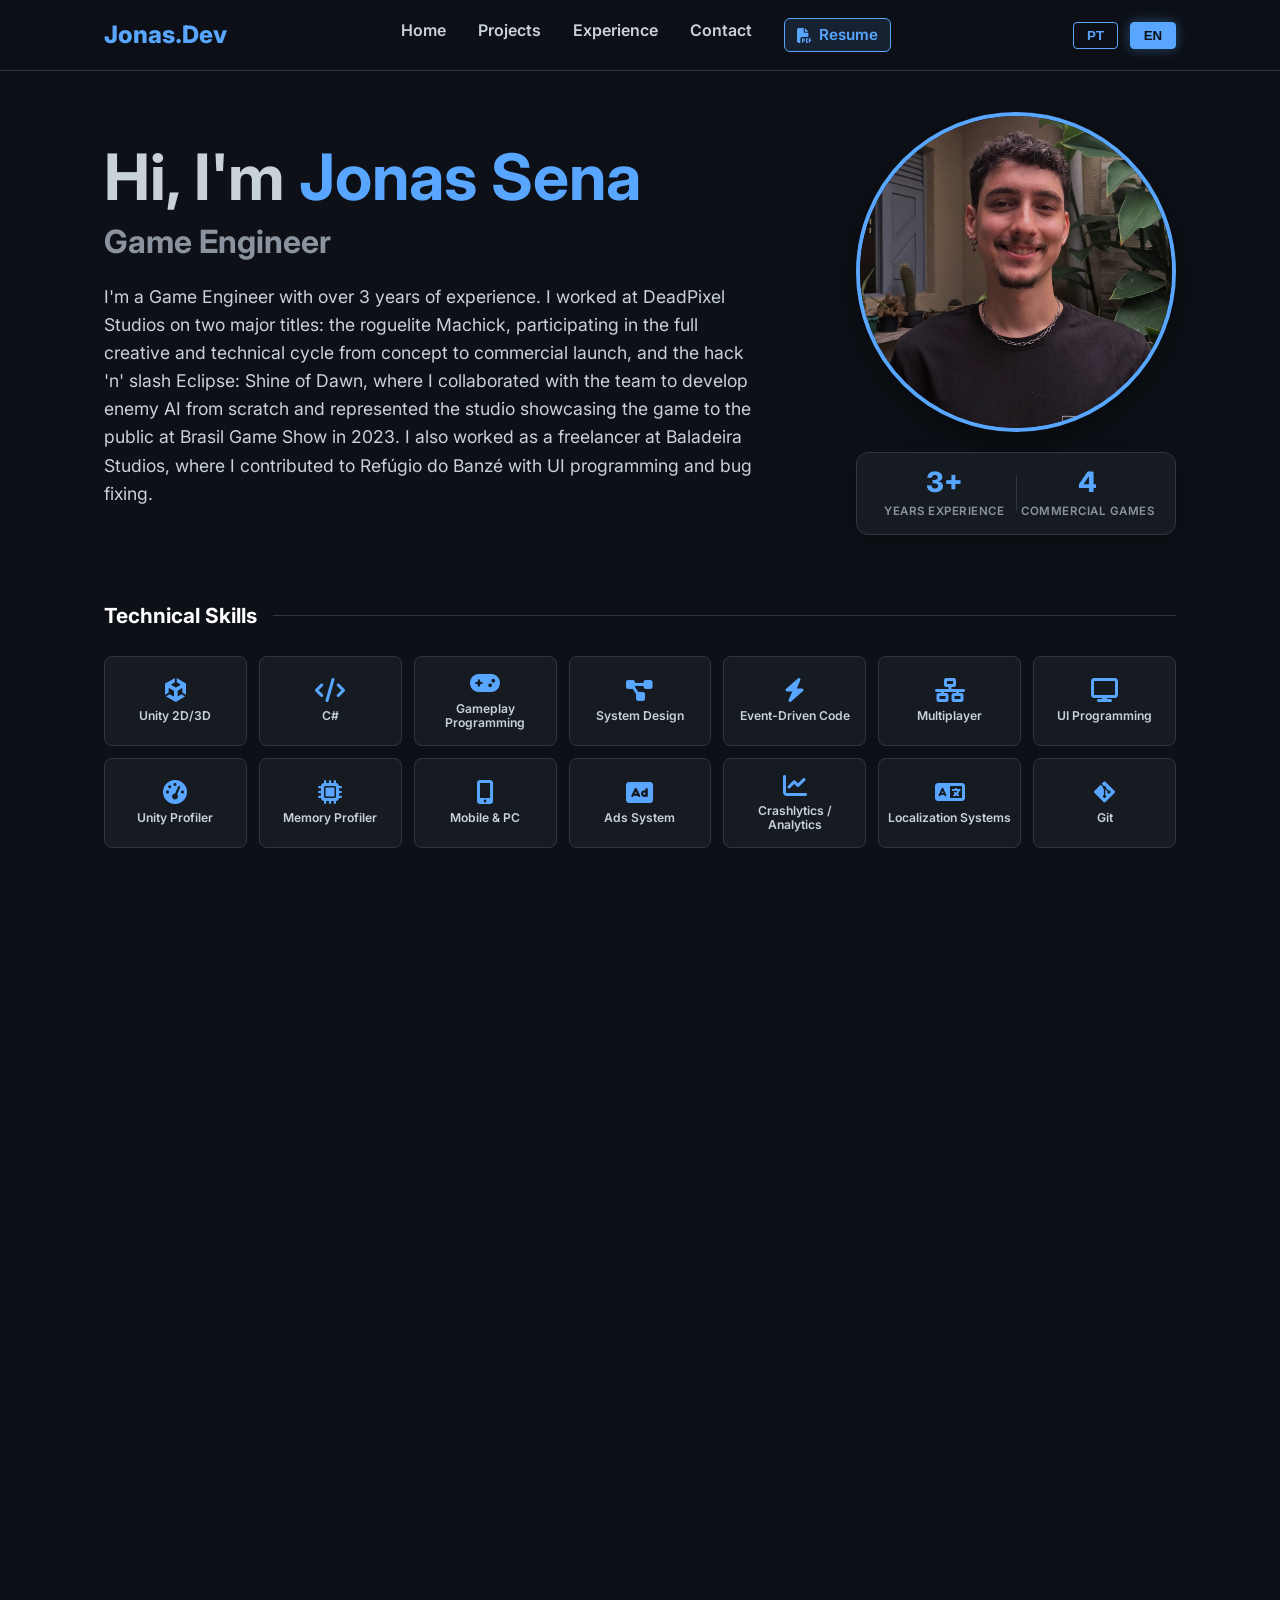
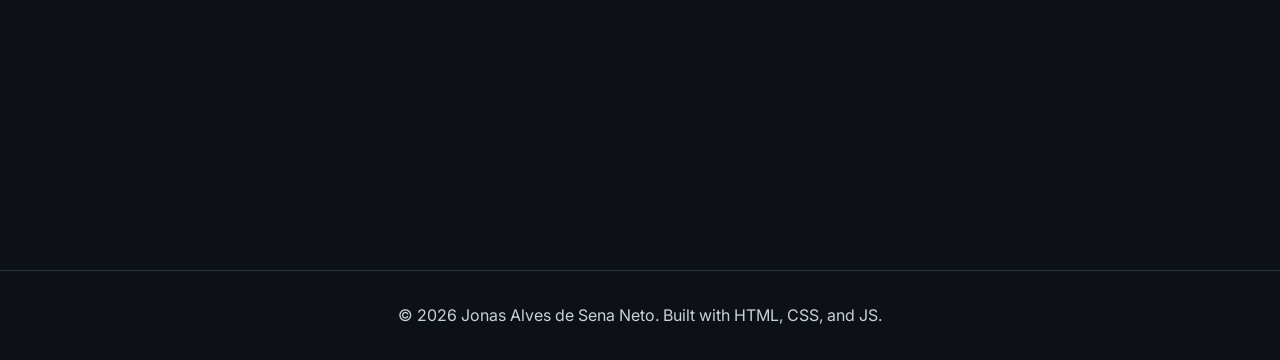
<file: index.html>
<!DOCTYPE html>
<html lang="pt-BR">
<head>
    <meta charset="UTF-8">
    <meta name="viewport" content="width=device-width, initial-scale=1.0">
    <title data-i18n="page_title_home">Jonas Sena | Game Engineer</title>
    <link href="https://fonts.googleapis.com/css2?family=Inter:wght@300;400;600;800&display=swap" rel="stylesheet">
    <link rel="stylesheet" href="https://cdnjs.cloudflare.com/ajax/libs/font-awesome/6.4.0/css/all.min.css">
    <!-- Favicon -->
    <link rel="icon" type="image/svg+xml" href="images/icon/favicon.svg">
    <link rel="icon" type="image/png" href="images/icon/favicon.png">
    <link rel="apple-touch-icon" href="images/icon/favicon.png">
    
    <link rel="stylesheet" href="css/style.css">
</head>
<body>

    <header>
        <nav>
            <a href="index.html#inicio" class="logo">Jonas.Dev</a>
            <ul class="nav-links">
                <li><a href="#inicio" data-i18n="nav_home">Início</a></li>
                <li><a href="#projetos" data-i18n="nav_projects">Projetos</a></li>
                <li><a href="#experiencia" data-i18n="nav_experience">Experiência</a></li>
                <li><a href="#contato" data-i18n="nav_contact">Contato</a></li>
                <li>
                    <a href="cv%20Jonas%20Sena%20PT%202026.pdf" target="_blank" rel="noopener noreferrer" class="nav-resume-btn" data-resume-link>
                        <i class="fa-solid fa-file-pdf"></i> <span data-i18n="nav_resume">Currículo</span>
                    </a>
                </li>
            </ul>
            <div class="lang-buttons">
                <button data-lang="pt" onclick="changeLanguage('pt')">PT</button>
                <button data-lang="en" onclick="changeLanguage('en')">EN</button>
            </div>
        </nav>
    </header>

    <section id="inicio" class="fade-in">
        <div class="intro-wrapper">
            
            <div class="intro-content">
                <h1 data-i18n="intro_hello">Oi, me chamo <span class="highlight">Jonas Sena</span></h1>
                <h2 data-i18n="intro_role">Game Engineer</h2>
                <p data-i18n="intro_desc">
                    Sou Game Engineer com mais de 3 anos de experiência. Atuei na DeadPixel Studios no desenvolvimento de dois grandes títulos: o roguelite Machick, participando de todo o processo criativo e técnico desde a concepção até o lançamento comercial, e o hack 'n' slash Eclipse: Shine of Dawn, onde contribuí no desenvolvimento da IA dos inimigos do zero junto à equipe e representei o estúdio apresentando o jogo diretamente ao público na Brasil Game Show em 2023. Também atuei como freelancer na Baladeira Studios, onde contribuí no jogo Refúgio do Banzé com programação de UI e correção de bugs.
                </p>
            </div>

            <div class="intro-image">
                <img src="images/Jonas portfolio image.jpg" alt="Foto de Jonas Sena">
                <div class="intro-stats">
                    <div class="stat-item">
                        <span class="stat-number">3+</span>
                        <span class="stat-label" data-i18n="stat_exp">Anos de Experiência</span>
                    </div>
                    <div class="stat-divider"></div>
                    <div class="stat-item">
                        <span class="stat-number">4</span>
                        <span class="stat-label" data-i18n="stat_projects">Jogos Comerciais</span>
                    </div>
                </div>
            </div>

        </div>
        
        <div class="skills-section">
            <h3 class="skills-title" data-i18n="skills_title">Competências Técnicas</h3>
            <div class="skills-grid">
                <div class="skill-card">
                    <i class="fa-brands fa-unity"></i>
                    <p data-i18n="skill_unity">Unity 2D/3D</p>
                </div>
                <div class="skill-card">
                    <i class="fa-solid fa-code"></i>
                    <p data-i18n="skill_csharp">C#</p>
                </div>
                <div class="skill-card">
                    <i class="fa-solid fa-gamepad"></i>
                    <p data-i18n="skill_gameplay">Gameplay Programming</p>
                </div>
                <div class="skill-card">
                    <i class="fa-solid fa-diagram-project"></i>
                    <p data-i18n="skill_system_design">System Design</p>
                </div>
                <div class="skill-card">
                    <i class="fa-solid fa-bolt"></i>
                    <p data-i18n="skill_event_driven">Event-Driven Code</p>
                </div>
                <div class="skill-card">
                    <i class="fa-solid fa-network-wired"></i>
                    <p data-i18n="skill_multiplayer">Multiplayer</p>
                </div>
                <div class="skill-card">
                    <i class="fa-solid fa-display"></i>
                    <p data-i18n="skill_ui">UI Programming</p>
                </div>
                <div class="skill-card">
                    <i class="fa-solid fa-gauge-high"></i>
                    <p data-i18n="skill_profiler">Unity Profiler</p>
                </div>
                <div class="skill-card">
                    <i class="fa-solid fa-microchip"></i>
                    <p data-i18n="skill_memory">Memory Profiler</p>
                </div>
                <div class="skill-card">
                    <i class="fa-solid fa-mobile-screen-button"></i>
                    <p data-i18n="skill_mobile_pc">Mobile & PC</p>
                </div>
                <div class="skill-card">
                    <i class="fa-solid fa-rectangle-ad"></i>
                    <p data-i18n="skill_ads">Ads System</p>
                </div>
                <div class="skill-card">
                    <i class="fa-solid fa-chart-line"></i>
                    <p data-i18n="skill_analytics">Crashlytics / Analytics</p>
                </div>
                <div class="skill-card">
                    <i class="fa-solid fa-language"></i>
                    <p data-i18n="skill_localization">Localization Systems</p>
                </div>
                <div class="skill-card">
                    <i class="fa-brands fa-git-alt"></i>
                    <p data-i18n="skill_git">Git</p>
                </div>
            </div>
        </div>
    </section>

    <section id="projetos" class="fade-in">
        <h2 class="section-title" data-i18n="title_projects">Projetos em Destaque</h2>
        <div class="projects-container">
            
            <a href="grau.html" class="project-card">
                <div class="project-img">
                    <img src="images/grau e arte media/grau.jpg" alt="Capa do jogo Grau é Arte Online" class="img-fill">
                </div>
                <div class="project-info">
                    <h3 data-i18n="proj1_title">Grau é Arte Online</h3>
                    <p data-i18n="proj1_desc">Jogo casual e social de motociclismo em 3D para mobile (Android e iOS), com física realista de manobras, exploração de cidade e multiplayer em tempo real.</p>
                    <div class="tags">
                        <span data-i18n="tag_unity3d">Unity3D</span>
                        <span data-i18n="tag_mobile">Mobile</span>
                        <span data-i18n="tag_multiplayer">Multiplayer</span>
                        <span data-i18n="tag_firebase">Firebase</span>
                        <span data-i18n="tag_ad_system">Sistema de Anúncios</span>
                        <span data-i18n="tag_gameplay_prog">Programação de Gameplay</span>
                        <span data-i18n="tag_ui_prog">Programação de UI</span>
                    </div>
                </div>
            </a>

            <a href="fixa.html" class="project-card">
                <div class="project-img">
                    <img src="images/fixa midia/fixa.jpg" alt="Capa do jogo Fixa Brasil" class="img-fill">
                </div>
                <div class="project-info">
                    <h3 data-i18n="proj2_title">Fixa Brasil</h3>
                    <p data-i18n="proj2_desc">Jogo casual e simulador automotivo em 3D para mobile (Android), focado na cultura brasileira de carros rebaixados, customização de som e multiplayer online.</p>
                    <div class="tags">
                        <span data-i18n="tag_unity3d">Unity3D</span>
                        <span data-i18n="tag_mobile">Mobile</span>
                        <span data-i18n="tag_multiplayer">Multiplayer</span>
                        <span data-i18n="tag_ad_system">Sistema de Anúncios</span>
                        <span data-i18n="tag_gameplay_prog">Programação de Gameplay</span>
                        <span data-i18n="tag_ui_prog">Programação de UI</span>
                    </div>
                </div>
            </a>

            <a href="banze.html" class="project-card">
                <div class="project-img">
                    <img src="images/banze midia/banze.jpg" alt="Capa do jogo Refúgio do Banzé">
                </div>
                <div class="project-info">
                    <h3 data-i18n="proj3_title">Refúgio do Banzé</h3>
                    <p data-i18n="proj3_desc">Jogo de estratégia e Tower Defense em 2D para mobile, com temática histórica e educativa sobre a resistência dos mocambos no Brasil colonial.</p>
                    <div class="tags">
                        <span data-i18n="tag_unity2d">Unity2D</span>
                        <span data-i18n="tag_mobile">Mobile</span>
                        <span data-i18n="tag_ui_prog">Programação de UI</span>
                        <span data-i18n="tag_tooling">Tooling</span>
                    </div>
                </div>
            </a>

            <a href="machick.html" class="project-card">
                <div class="project-img">
                    <img src="images/machick-steam-media/machick.jpg" alt="Capa do jogo Machick">
                </div>
                <div class="project-info">
                    <h3 data-i18n="proj4_title">Machick</h3>
                    <p data-i18n="proj4_desc">Jogo Vampire Survivors-like, roguelite em 2D para PC (Steam), com criação de varinhas mágicas e combate contra hordas de inimigos.</p>
                    <div class="tags">
                        <span data-i18n="tag_unity2d">Unity2D</span>
                        <span data-i18n="tag_pc">PC</span>
                        <span data-i18n="tag_gameplay_prog">Programação de Gameplay</span>
                        <span data-i18n="tag_localization">Localização</span>
                        <span data-i18n="tag_audio_int">Integração de Áudio</span>
                    </div>
                </div>
            </a>

            <a href="eclipse.html" class="project-card">
                <div class="project-img">
                    <img src="images/eclipse-shine-of-dawn-steam-media/eclipse.jpg" alt="Capa do jogo Eclipse: Shine of Dawn">
                </div>
                <div class="project-info">
                    <h3 data-i18n="proj5_title">Eclipse: Shine of Dawn</h3>
                    <p data-i18n="proj5_desc">Jogo de ação e aventura hack 'n' slash em 3D para PC (Steam), com combate dinâmico fluido, ambientação de fantasia e confrontos contra criaturas místicas.</p>
                    <div class="tags">
                        <span data-i18n="tag_unity3d">Unity3D</span>
                        <span data-i18n="tag_pc">PC</span>
                        <span data-i18n="tag_gameplay_prog">Programação de Gameplay</span>
                        <span data-i18n="tag_audio_int">Integração de Áudio</span>
                        <span data-i18n="tag_fmod">FMOD</span>
                        <span data-i18n="tag_navmesh">NavMesh IA</span>
                    </div>
                </div>
            </a>

        </div>
    </section>

    <section id="experiencia" class="fade-in">
        <h2 class="section-title" data-i18n="title_experience">Experiência Profissional</h2>
        <div class="timeline">
            
            <div class="timeline-item">
                <h3 data-i18n="exp1_title">Game Engineer - Santos Games</h3>
                <span class="date" data-i18n="exp1_date">07/2024 - Presente</span>
                <p data-i18n="exp1_desc">
                    <strong>Fixa Brasil:</strong> Atuação contínua na arquitetura de sistemas, manutenção LiveOps, controle de UI, integração de anúncios, Firebase Crashlytics e sincronização multiplayer em tempo real.<br><br>
                    <strong>Grau é Arte Online:</strong> Implementação de física de veículos e manobras, sistemas de monetização/anúncios, otimização de performance e implementação de features multiplayer com Unity Netcode.
                </p>
            </div>

            <div class="timeline-item">
                <h3 data-i18n="exp2_title">Junior Unity Game Developer - Baladeira Studios</h3>
                <span class="date" data-i18n="exp2_date">07/2024 - 01/2025</span>
                <p data-i18n="exp2_desc"><strong>Refúgio do Banzé:</strong> Envolvimento direto no desenvolvimento do jogo, construindo ferramentas para Game Designers e refinando a programação de UI e gameplay.</p>
            </div>

            <div class="timeline-item">
                <h3 data-i18n="exp3_title">Unity Game Developer - DeadPixel Studios</h3>
                <span class="date" data-i18n="exp3_date">01/2023 - 06/2024</span>
                <p data-i18n="exp3_desc">
                    <strong>Machick:</strong> Membro fundador da equipe, atuando no ciclo completo do jogo, controle de mapas procedurais, UI, localização e direção técnica de áudio.<br><br>
                    <strong>Eclipse: Shine of Dawn:</strong> Desenvolvimento da IA dos inimigos do zero (State Machine, NavMesh, IK), integração técnica de áudio com FMOD e apresentação oficial do jogo na BGS 2023.
                </p>
            </div>

        </div>
    </section>

    <section id="contato" class="fade-in">
        <h2 class="section-title" data-i18n="title_contact">Educação e Contato</h2>
        <div class="projects-container">
            <div class="skill-card" style="text-align: left;">
                <h3 style="color: var(--accent-color); margin-bottom: 1rem;" data-i18n="edu_title">Formação Acadêmica</h3>
                <p data-i18n="edu_1"><strong>Bacharelado em Tecnologia da Informação</strong><br>UFRN (2021 - 2027)</p><br>
                <p data-i18n="edu_2"><strong>Desenvolvimento de Jogos Eletrônicos</strong><br>UFRN (03/2020 - 09/2020)</p><br>
                <p data-i18n="edu_langs"><strong>Idiomas:</strong> Português (Nativo), Inglês (Avançado), Espanhol (Básico)</p>
            </div>
            <div class="skill-card" style="text-align: left;">
                <h3 style="color: var(--accent-color); margin-bottom: 1rem;" data-i18n="contact_title">Vamos Conversar?</h3>
                <p><i class="fa-solid fa-envelope"></i> jonas.dev.contact@gmail.com</p><br>
                <p><i class="fa-brands fa-linkedin"></i> <a href="https://www.linkedin.com/in/jonas-sena-31839122b/" target="_blank" rel="noopener noreferrer" style="color: var(--text-color); text-decoration: none;" data-i18n="contact_linkedin">Meu LinkedIn</a></p>
            </div>
        </div>
    </section>

    <footer>
        <p data-i18n="footer_text">© 2026 Jonas Alves de Sena Neto. Construído com HTML, CSS e JS.</p>
    </footer>

    <script src="js/translations.js"></script>
    <script src="js/i18n.js"></script>
    <script src="js/main.js"></script>
</body>
</html>
</file>
<file: css/style.css>
/* Variáveis de Cores (Tema Escuro) */
:root {
    --bg-color: #0d1117; /* Fundo principal escuro */
    --surface-color: #161b22; /* Fundo secundário (cards) */
    --text-color: #c9d1d9; /* Texto claro */
    --accent-color: #58a6ff; /* Azul para destaques */
    --accent-hover: #1f6feb; /* Azul escuro para hover */
}

* {
    margin: 0;
    padding: 0;
    box-sizing: border-box;
}

html {
    scroll-behavior: smooth; /* Rolagem suave ao clicar nos links */
}

body {
    font-family: 'Inter', sans-serif;
    background-color: var(--bg-color);
    color: var(--text-color);
    line-height: 1.6;
}

/* --- Cabeçalho --- */
header {
    position: fixed;
    top: 0;
    width: 100%;
    background-color: rgba(13, 17, 23, 0.95);
    backdrop-filter: blur(5px);
    z-index: 1000;
    border-bottom: 1px solid #30363d;
}

nav {
    display: flex;
    justify-content: space-between;
    align-items: center;
    padding: 1rem 5%;
    max-width: 1200px;
    margin: 0 auto;
}

.logo {
    font-size: 1.5rem;
    font-weight: 800;
    color: var(--accent-color);
    text-decoration: none;
    cursor: pointer;
    transition: opacity 0.2s ease, filter 0.2s ease;
}

.logo:hover {
    filter: brightness(1.2);
}

.nav-links {
    list-style: none;
    display: flex;
    gap: 2rem;
}

.nav-links a {
    color: var(--text-color);
    text-decoration: none;
    font-weight: 600;
    transition: color 0.3s;
}

.nav-links a:hover {
    color: var(--accent-color);
}

.nav-links a.nav-resume-btn {
    display: inline-flex;
    align-items: center;
    gap: 0.4rem;
    padding: 0.25rem 0.75rem;
    border-radius: 6px;
    background-color: rgba(88, 166, 255, 0.12);
    border: 1px solid var(--accent-color);
    color: var(--accent-color);
    font-size: 0.95rem;
    transition: all 0.25s ease;
}

.nav-links a.nav-resume-btn:hover {
    background-color: var(--accent-color);
    color: var(--bg-color);
    transform: translateY(-1px);
    box-shadow: 0 4px 12px rgba(88, 166, 255, 0.35);
}

.lang-buttons button {
    background-color: transparent;
    border: 1px solid var(--accent-color);
    color: var(--accent-color);
    padding: 0.3rem 0.8rem;
    margin-left: 0.5rem;
    cursor: pointer;
    border-radius: 4px;
    font-weight: bold;
    transition: all 0.25s ease;
}

.lang-buttons button:hover {
    background-color: rgba(88, 166, 255, 0.2);
}

.lang-buttons button.active {
    background-color: var(--accent-color);
    color: var(--bg-color);
    box-shadow: 0 0 12px rgba(88, 166, 255, 0.4);
}

/* --- Seções Globais --- */
section {
    padding: 60px 5% 40px;
    max-width: 1200px;
    margin: 0 auto;
    display: flex;
    flex-direction: column;
    scroll-margin-top: 80px;
}

#inicio {
    min-height: 100vh;
    padding-top: 100px;
    justify-content: center;
}

#projetos {
    padding-top: 70px;
}

#experiencia {
    padding-top: 50px;
    padding-bottom: 20px;
}

#contato {
    padding-top: 20px;
    padding-bottom: 50px;
}

.section-title {
    font-size: 2.5rem;
    margin-bottom: 2rem;
    color: #fff;
    border-left: 4px solid var(--accent-color);
    padding-left: 10px;
}

.highlight {
    color: var(--accent-color);
}

/* --- Início --- */
.intro-wrapper {
    display: flex;
    align-items: center; /* Centraliza verticalmente o texto com a foto */
    justify-content: space-between;
    gap: 3rem; /* Espaço entre o texto e a foto */
}

.intro-content {
    flex: 1; /* Faz o texto ocupar o espaço restante */
}

.intro-content h1 {
    font-size: 4rem;
    line-height: 1.2;
}

.intro-content h2 {
    font-size: 2rem;
    color: #8b949e;
    margin-bottom: 1rem;
}

.intro-content p {
    font-size: 1.1rem;
    max-width: 650px;
    color: #c9d1d9;
}

/* Botões de Ação na Apresentação (Hero CTA) */
.intro-actions {
    display: flex;
    gap: 1rem;
    margin-top: 1.8rem;
    flex-wrap: wrap;
}

.cta-btn {
    display: inline-flex;
    align-items: center;
    gap: 0.6rem;
    padding: 0.75rem 1.4rem;
    border-radius: 8px;
    font-weight: 600;
    font-size: 1rem;
    text-decoration: none;
    transition: all 0.25s ease;
    cursor: pointer;
}

.cta-btn.primary {
    background-color: var(--accent-color);
    color: var(--bg-color);
    border: 2px solid var(--accent-color);
    box-shadow: 0 4px 14px rgba(88, 166, 255, 0.35);
}

.cta-btn.primary:hover {
    background-color: #79b8ff;
    border-color: #79b8ff;
    transform: translateY(-2px);
    box-shadow: 0 6px 20px rgba(88, 166, 255, 0.5);
}

.cta-btn.secondary {
    background-color: transparent;
    color: var(--text-color);
    border: 2px solid #30363d;
}

.cta-btn.secondary:hover {
    border-color: var(--accent-color);
    color: var(--accent-color);
    transform: translateY(-2px);
}

/* Estilos da Foto de Perfil */
.intro-image {
    flex-shrink: 0; /* Impede a foto de amassar */
    display: flex;
    flex-direction: column;
    align-items: center;
}

.intro-image img {
    width: 320px;
    height: 320px;
    object-fit: cover; /* Garante que a foto não fique esticada */
    border-radius: 50%; /* Deixa a foto redonda (mude para 15px se quiser quadrada com cantos arredondados) */
    border: 4px solid var(--accent-color); /* Borda com a cor de destaque do site */
    box-shadow: 0 10px 30px rgba(0, 0, 0, 0.5); /* Sombra suave para dar profundidade */
}

/* Espaço Sucinto de Estatísticas abaixo da foto */
.intro-stats {
    display: flex;
    align-items: center;
    justify-content: space-around;
    width: 100%;
    max-width: 320px;
    margin-top: 1.25rem;
    padding: 0.85rem 1rem;
    background-color: var(--surface-color);
    border: 1px solid #30363d;
    border-radius: 12px;
    box-shadow: 0 4px 20px rgba(0, 0, 0, 0.3);
}

.stat-item {
    text-align: center;
    flex: 1;
}

.stat-number {
    display: block;
    font-size: 1.75rem;
    font-weight: 800;
    color: var(--accent-color);
    line-height: 1.1;
}

.stat-label {
    display: block;
    font-size: 0.72rem;
    font-weight: 600;
    color: #8b949e;
    margin-top: 0.25rem;
    text-transform: uppercase;
    letter-spacing: 0.5px;
}

.stat-divider {
    width: 1px;
    height: 35px;
    background-color: #30363d;
}

/* Responsividade (Para celulares e tablets) */
@media (max-width: 900px) {
    .intro-wrapper {
        flex-direction: column-reverse; /* Coloca o texto embaixo e a foto em cima no celular */
        text-align: center;
        gap: 2rem;
    }

    .intro-content p {
        max-width: 100%; /* O texto ocupa 100% da tela no celular */
        margin: 0 auto;
    }

    .intro-image img {
        width: 220px; /* Reduz o tamanho da foto no celular */
        height: 220px;
    }

    .intro-stats {
        max-width: 260px;
        margin-top: 1rem;
    }

    .intro-content h1 {
        font-size: 3rem; /* Reduz um pouco o título no celular */
    }

    .intro-actions {
        justify-content: center;
    }
}

@media (max-width: 768px) {
    .nav-links {
        gap: 0.8rem;
        font-size: 0.9rem;
        flex-wrap: wrap;
        justify-content: center;
    }
}

/* --- Habilidades --- */
.skills-section {
    margin-top: 4rem;
}

.skills-title {
    font-size: 1.3rem;
    color: #fff;
    margin-bottom: 1.5rem;
    font-weight: 700;
    display: flex;
    align-items: center;
}

.skills-title::after {
    content: '';
    flex: 1;
    height: 1px;
    background-color: #30363d;
    margin-left: 1rem;
}

.skills-grid {
    display: grid;
    grid-template-columns: repeat(auto-fit, minmax(120px, 1fr));
    gap: 0.75rem;
}

/* Em telas de desktop, organiza em exatamente 7 colunas (2 linhas completas) */
@media (min-width: 960px) {
    .skills-grid {
        grid-template-columns: repeat(7, 1fr);
    }
}

.skills-grid .skill-card {
    background-color: var(--surface-color);
    padding: 0.85rem 0.4rem; 
    border-radius: 8px;
    text-align: center;
    border: 1px solid #30363d;
    display: flex;
    flex-direction: column;
    justify-content: center;
    align-items: center;
    min-height: 90px;
    transition: transform 0.25s ease, border-color 0.25s ease, box-shadow 0.25s ease;
}

.skills-grid .skill-card:hover {
    transform: translateY(-3px);
    border-color: var(--accent-color);
    box-shadow: 0 4px 16px rgba(88, 166, 255, 0.15);
}

.skills-grid .skill-card i {
    font-size: 1.5rem;
    color: var(--accent-color);
    margin-bottom: 0.45rem;
}

.skills-grid .skill-card p {
    font-size: 0.76rem; 
    font-weight: 600;
    color: var(--text-color);
    margin: 0;
    line-height: 1.2;
}

/* --- Projetos --- */
.projects-container {
    display: grid;
    grid-template-columns: repeat(auto-fit, minmax(300px, 1fr));
    gap: 2rem;
}

.project-card {
    background-color: var(--surface-color);
    border-radius: 8px;
    overflow: hidden;
    border: 1px solid #30363d;
    
    /* Novas propriedades adicionadas */
    transition: transform 0.3s, border-color 0.3s;
    cursor: pointer; /* Garante que o cursor vire uma mãozinha */
    display: block; /* Necessário caso você transforme a div em link */
    text-decoration: none; /* Remove o sublinhado caso seja um link */
    color: inherit; /* Mantém a cor do texto original */
}

/* Novo efeito hover para os projetos */
.project-card:hover {
    transform: translateY(-5px);
    border-color: var(--accent-color);
}

/* O contêiner principal das capas */
.project-img {
    width: 100%; /* Faz a imagem ocupar toda a largura do card */
    height: 200px; /* Mantém a altura fixa padrão */
    object-fit: cover; /* MÁGICA: Corta a imagem perfeitamente se ela não couber, sem achatar! */
    display: block; /* Remove espaços em branco indesejados abaixo da imagem */
    border-bottom: 1px solid #30363d; /* Cria uma linha divisória sutil entre a imagem e o texto */
}

/* Regra PADRÃO: Mantém as outras imagens centralizadas e sem cortar (como Banzé, Machick, Eclipse) */
.project-img img {
    width: 100%;     /* Força a preencher a largura */
    height: 100%;    /* Força a preencher a altura (200px) */
    display: block;  /* Remove espaços em branco indesejados abaixo da imagem */
    object-fit: cover; /* A MÁGICA: Corta o excesso preenchendo o fundo sem distorcer! */
    object-position: left; /* Garante que o corte foque no centro da imagem */
}

/* Regra ESPECÍFICA: Força apenas o Grau e o Fixa a preencherem 100% do fundo */
.project-img img.img-fill {
    max-height: none; /* Remove a limitação de 90% */
    max-width: none;
    width: 100%;      /* Força a preencher a largura */
    height: 100%;     /* Força a preencher a altura */
    object-fit: cover; /* Corta o excesso preenchendo o fundo sem distorcer */
    object-position: center;
}

.project-info {
    padding: 1.5rem;
}

.project-info h3 {
    color: #fff;
    margin-bottom: 0.5rem;
}

/* --- Tags dos Projetos --- */
.tags {
    margin-top: 1rem;
    display: flex;
    flex-wrap: wrap; /* Permite que as tags pulem para a linha de baixo quando faltar espaço */
    gap: 0.5rem;
}

.tags span {
    background-color: #21262d;
    padding: 0.3rem 0.8rem;
    border-radius: 20px;
    font-size: 0.75rem; /* Diminuí levemente a fonte para caber melhor */
    color: var(--accent-color);
    white-space: nowrap; /* Impede que o texto de uma única tag quebre no meio da palavra */
}

/* --- Experiência (Timeline) --- */
.timeline {
    border-left: 2px solid #30363d;
    padding-left: 20px;
    margin-left: 10px;
}

.timeline-item {
    margin-bottom: 2rem;
    position: relative;
}

.timeline-item:last-child {
    margin-bottom: 0.5rem;
}

.timeline-item::before {
    content: '';
    position: absolute;
    left: -27px;
    top: 5px;
    width: 12px;
    height: 12px;
    background-color: var(--accent-color);
    border-radius: 50%;
}

.timeline-item h3 {
    color: #fff;
}

.timeline-item .date {
    font-size: 0.9rem;
    color: var(--accent-color);
    display: block;
    margin-bottom: 0.5rem;
}

/* --- Rodapé --- */
footer {
    text-align: center;
    padding: 2rem;
    border-top: 1px solid #30363d;
    margin-top: 2rem;
}

/* --- Animação JS --- */
.fade-in {
    opacity: 0;
    transform: translateY(30px);
    transition: opacity 0.6s ease-out, transform 0.6s ease-out;
}

.fade-in.visible {
    opacity: 1;
    transform: translateY(0);
}

/* --- Correção para os cards de Educação e Contato --- */
#contato .skill-card {
    display: block; /* Remove o Flexbox que estava forçando a centralização */
    text-align: left; /* Garante o texto na esquerda */
    padding: 2rem; /* Devolve um espaçamento interno maior, melhor para leitura de textos longos */
}

/* =========================================
   ESTILOS DA PÁGINA ESPECÍFICA DO PROJETO 
   ========================================= */

.project-page {
    padding-top: 120px; /* Dá um respiro para o cabeçalho fixo não cobrir o conteúdo */
    max-width: 900px; /* Deixa o texto numa largura mais confortável para leitura */
}

.back-link {
    display: inline-flex;
    align-items: center;
    margin-bottom: 2rem;
    color: var(--accent-color);
    text-decoration: none;
    font-weight: 600;
    transition: transform 0.3s;
}

.back-link:hover {
    transform: translateX(-5px); /* Efeito legal de voltar */
}

.project-header {
    text-align: center;
    margin-bottom: 3rem;
}

.project-header h1 {
    font-size: 3rem;
    margin-bottom: 1rem;
    color: #fff;
}

/* Deixa o vídeo responsivo na proporção 16:9 */
.project-video-container {
    position: relative;
    padding-bottom: 56.25%; /* Proporção mágica do 16:9 */
    height: 0;
    overflow: hidden;
    border-radius: 8px;
    box-shadow: 0 10px 30px rgba(0,0,0,0.5);
    margin-bottom: 2rem;
    border: 1px solid #30363d;
}

.project-video-container iframe,
.project-video-container video {
    position: absolute;
    top: 0;
    left: 0;
    width: 100%;
    height: 100%;
    border: none;
    object-fit: cover;
    background-color: #000;
}

/* Container para vídeos verticais (formato celular / mobile 9:16) */
.project-video-container-mobile {
    position: relative;
    width: 100%;
    max-width: 380px;
    margin: 0 auto 2.5rem;
    aspect-ratio: 9 / 16;
    border-radius: 16px;
    overflow: hidden;
    border: 1px solid #30363d;
    box-shadow: 0 16px 40px rgba(0, 0, 0, 0.6);
    background-color: #000;
}

.project-video-container-mobile video {
    width: 100%;
    height: 100%;
    display: block;
    object-fit: cover;
    border-radius: 16px;
}

@media (max-width: 480px) {
    .project-video-container-mobile {
        max-width: 320px;
        margin-bottom: 2rem;
    }
}

/* --- Par de Vídeos Verticais (Mobile / 9:16 - ex: Grau é Arte) --- */
.project-videos-mobile-pair {
    display: flex;
    justify-content: center;
    align-items: center;
    gap: 1.5rem;
    margin-bottom: 2.5rem;
    flex-wrap: wrap;
}

.video-mobile-item {
    width: 100%;
    max-width: 320px;
    aspect-ratio: 9 / 16;
    border-radius: 16px;
    overflow: hidden;
    border: 1px solid #30363d;
    box-shadow: 0 16px 40px rgba(0, 0, 0, 0.6);
    background-color: #000;
}

.video-mobile-item video {
    width: 100%;
    height: 100%;
    display: block;
    object-fit: cover;
    border-radius: 16px;
}

@media (max-width: 680px) {
    .project-videos-mobile-pair {
        flex-direction: column;
        align-items: center;
        gap: 1.5rem;
    }

    .video-mobile-item {
        max-width: 300px;
    }
}

/* --- Galeria de Imagens de Projetos --- */
.project-gallery {
    display: flex;
    flex-direction: column;
    gap: 1.5rem;
    margin-bottom: 2.5rem;
}

.gallery-banner {
    width: 100%;
    border-radius: 8px;
    overflow: hidden;
    border: 1px solid #30363d;
    box-shadow: 0 10px 30px rgba(0, 0, 0, 0.4);
    background-color: var(--surface-color);
    transition: border-color 0.3s ease;
}

.gallery-banner:hover {
    border-color: var(--accent-color);
}

.gallery-banner img {
    width: 100%;
    height: auto;
    display: block;
    object-fit: cover;
}

.gallery-screens {
    display: grid;
    grid-template-columns: repeat(3, 1fr);
    gap: 1.5rem;
}

.gallery-item {
    background-color: var(--surface-color);
    border-radius: 8px;
    overflow: hidden;
    border: 1px solid #30363d;
    box-shadow: 0 10px 30px rgba(0, 0, 0, 0.4);
    display: flex;
    justify-content: center;
    align-items: center;
    transition: transform 0.3s ease, border-color 0.3s ease, box-shadow 0.3s ease;
}

.gallery-item:hover {
    transform: translateY(-6px);
    border-color: var(--accent-color);
    box-shadow: 0 16px 32px rgba(0, 0, 0, 0.6);
}

.gallery-item img {
    width: 100%;
    height: auto;
    display: block;
    object-fit: contain;
}

.gallery-screens-2x2 {
    display: grid;
    grid-template-columns: repeat(2, 1fr);
    gap: 1.5rem;
    margin-bottom: 2.5rem;
}

.gallery-screens-5 {
    display: grid;
    grid-template-columns: repeat(6, 1fr);
    gap: 1.5rem;
    margin-bottom: 2.5rem;
}

.gallery-screens-5 .gallery-item:nth-child(1),
.gallery-screens-5 .gallery-item:nth-child(2),
.gallery-screens-5 .gallery-item:nth-child(3) {
    grid-column: span 2;
}

.gallery-screens-5 .gallery-item:nth-child(4),
.gallery-screens-5 .gallery-item:nth-child(5) {
    grid-column: span 3;
}

@media (max-width: 900px) {
    .gallery-screens-5 {
        grid-template-columns: repeat(2, 1fr);
    }
    .gallery-screens-5 .gallery-item:nth-child(1),
    .gallery-screens-5 .gallery-item:nth-child(2),
    .gallery-screens-5 .gallery-item:nth-child(3),
    .gallery-screens-5 .gallery-item:nth-child(4) {
        grid-column: span 1;
    }
    .gallery-screens-5 .gallery-item:nth-child(5) {
        grid-column: span 2;
    }
}

@media (max-width: 768px) {
    .gallery-screens,
    .gallery-screens-2x2 {
        grid-template-columns: 1fr;
        gap: 1.2rem;
    }
}

@media (max-width: 600px) {
    .gallery-screens-5 {
        grid-template-columns: 1fr;
        gap: 1.2rem;
    }
    .gallery-screens-5 .gallery-item:nth-child(n) {
        grid-column: span 1;
    }
}

/* --- Galeria 3x3 (Grau é Arte) --- */
.gallery-screens-3x3 {
    display: grid;
    grid-template-columns: repeat(3, 1fr);
    gap: 1.5rem;
    margin-bottom: 2.5rem;
}

.gallery-screens-3x3 .gallery-item {
    aspect-ratio: 16 / 9;
}

.gallery-screens-3x3 .gallery-item img {
    width: 100%;
    height: 100%;
    object-fit: cover;
}

@media (max-width: 900px) {
    .gallery-screens-3x3 {
        grid-template-columns: repeat(2, 1fr);
    }
    .gallery-screens-3x3 .gallery-item:first-child {
        grid-column: span 2;
        aspect-ratio: 21 / 9;
    }
}

@media (max-width: 600px) {
    .gallery-screens-3x3 {
        grid-template-columns: 1fr;
        gap: 1.2rem;
    }
    .gallery-screens-3x3 .gallery-item:first-child {
        grid-column: span 1;
        aspect-ratio: 16 / 9;
    }
}

/* --- Fixa Brasil - Dual Video Showcase --- */
.project-videos-dual {
    display: flex;
    gap: 1.25rem;
    margin-bottom: 2rem;
    align-items: center;
    justify-content: center;
}

.video-dual-main {
    flex: 16;
    aspect-ratio: 16 / 9;
    border-radius: 8px;
    overflow: hidden;
    border: 1px solid #30363d;
    box-shadow: 0 10px 30px rgba(0, 0, 0, 0.5);
    background-color: var(--surface-color);
}

.video-dual-short {
    flex: 5.0625;
    aspect-ratio: 9 / 16;
    border-radius: 8px;
    overflow: hidden;
    border: 1px solid #30363d;
    box-shadow: 0 10px 30px rgba(0, 0, 0, 0.5);
    background-color: var(--surface-color);
}

.video-dual-main iframe,
.video-dual-short iframe {
    width: 100%;
    height: 100%;
    border: none;
    display: block;
}

@media (max-width: 768px) {
    .project-videos-dual {
        flex-direction: column;
        gap: 1.5rem;
    }

    .video-dual-main {
        width: 100%;
        flex: none;
    }

    .video-dual-short {
        width: 100%;
        max-width: 280px;
        flex: none;
        margin: 0 auto;
    }
}

/* --- Dual 16:9 Video Showcase (Machick) --- */
.project-videos-pair {
    display: grid;
    grid-template-columns: repeat(2, 1fr);
    gap: 1.5rem;
    margin-bottom: 2.5rem;
}

.video-pair-item {
    display: flex;
    flex-direction: column;
}

.video-pair-item .project-video-container {
    margin-bottom: 0.75rem;
}

.video-label {
    display: flex;
    align-items: center;
    justify-content: center;
    gap: 0.5rem;
    font-size: 0.95rem;
    font-weight: 600;
    color: #c9d1d9;
    text-align: center;
}

.video-label i {
    color: var(--accent-color);
}

@media (max-width: 768px) {
    .project-videos-pair {
        grid-template-columns: 1fr;
        gap: 1.75rem;
    }
}

.platform-links {
    display: flex;
    justify-content: center;
    flex-wrap: wrap;
    gap: 1rem;
    margin-bottom: 3rem;
}

.platform-btn {
    display: flex;
    align-items: center;
    gap: 0.5rem;
    background-color: var(--surface-color);
    color: var(--text-color);
    padding: 0.8rem 1.5rem;
    border-radius: 8px;
    text-decoration: none;
    font-weight: 600;
    border: 1px solid #30363d;
    transition: all 0.3s;
}

.platform-btn i {
    font-size: 1.2rem;
}

.platform-btn.playstore:hover,
.platform-btn.appstore:hover,
.platform-btn.steam:hover {
    border-color: #3bccff;
    color: #3bccff;
}

.platform-btn.website:hover {
    border-color: var(--accent-color);
    color: var(--accent-color);
}

.project-details h2 {
    color: var(--accent-color);
    margin-top: 2rem;
    margin-bottom: 1rem;
    font-size: 1.8rem;
}

.project-details p {
    margin-bottom: 1.5rem;
    font-size: 1.1rem;
    color: #c9d1d9;
    line-height: 1.8;
}

/* --- Métricas de Impacto em Páginas de Projetos --- */
.project-stats {
    display: grid;
    grid-template-columns: repeat(auto-fit, minmax(160px, 1fr));
    gap: 1rem;
    max-width: 100%;
    margin: 1.5rem 0 2.5rem 0;
    padding: 1.25rem 1rem;
    background-color: var(--surface-color);
    border: 1px solid #30363d;
    border-radius: 12px;
    box-shadow: 0 4px 20px rgba(0, 0, 0, 0.3);
}

.project-stats .stat-item {
    text-align: center;
    padding: 0.5rem;
}

.project-stats .stat-number {
    display: block;
    font-size: clamp(1.4rem, 2.5vw, 1.9rem);
    font-weight: 800;
    color: var(--accent-color);
    line-height: 1.15;
}

.project-stats .stat-label {
    display: block;
    font-size: 0.75rem;
    font-weight: 600;
    color: #8b949e;
    margin-top: 0.4rem;
    text-transform: uppercase;
    letter-spacing: 0.5px;
    line-height: 1.3;
}

/* --- Banner de Destaque de Premiação (Ex: Eclipse / BGS) --- */
.project-award-banner {
    display: flex;
    align-items: center;
    gap: 1.5rem;
    margin: 1.5rem 0 2.5rem 0;
    padding: 1.5rem 2rem;
    background: linear-gradient(135deg, rgba(88, 166, 255, 0.08) 0%, rgba(22, 27, 34, 0.95) 100%);
    border: 1px solid rgba(88, 166, 255, 0.35);
    border-radius: 14px;
    box-shadow: 0 4px 25px rgba(0, 0, 0, 0.4), inset 0 1px 0 rgba(88, 166, 255, 0.15);
}

.project-award-banner .award-icon-wrapper {
    flex-shrink: 0;
    width: 64px;
    height: 64px;
    border-radius: 50%;
    background: rgba(88, 166, 255, 0.12);
    border: 1px solid rgba(88, 166, 255, 0.3);
    display: flex;
    align-items: center;
    justify-content: center;
    color: var(--accent-color);
    font-size: 1.8rem;
    box-shadow: 0 0 20px rgba(88, 166, 255, 0.2);
}

.project-award-banner .award-info {
    flex-grow: 1;
}

.project-award-banner .award-badge {
    display: inline-flex;
    align-items: center;
    gap: 0.5rem;
    font-size: 0.75rem;
    font-weight: 700;
    color: var(--accent-color);
    text-transform: uppercase;
    letter-spacing: 1px;
    margin-bottom: 0.35rem;
}

.project-award-banner .award-title {
    font-size: clamp(1.3rem, 2.5vw, 1.7rem);
    font-weight: 800;
    color: #ffffff;
    line-height: 1.25;
    margin-bottom: 0.25rem;
}

.project-award-banner .award-subtitle {
    font-size: 0.95rem;
    color: #8b949e;
    line-height: 1.4;
    margin: 0;
}

@media (max-width: 600px) {
    .project-award-banner {
        flex-direction: column;
        text-align: center;
        padding: 1.5rem 1.25rem;
        gap: 1rem;
    }
    .project-award-banner .award-badge {
        justify-content: center;
    }
}

/* ==========================================================================
   Modal Lightbox de Imagens (Estilo Steam / Google Play)
   ========================================================================== */
.gallery-item,
.gallery-banner {
    cursor: pointer;
}

.gallery-item img,
.gallery-banner img {
    cursor: pointer;
    transition: transform 0.3s ease, filter 0.3s ease;
}

.gallery-item:hover img,
.gallery-banner:hover img {
    filter: brightness(1.08);
}

.lightbox-modal {
    position: fixed;
    inset: 0;
    z-index: 99999;
    background-color: rgba(7, 10, 15, 0.94);
    backdrop-filter: blur(10px);
    display: flex;
    flex-direction: column;
    justify-content: space-between;
    align-items: center;
    opacity: 0;
    visibility: hidden;
    transition: opacity 0.3s ease, visibility 0.3s ease;
    padding: 1.25rem 1rem;
    box-sizing: border-box;
    user-select: none;
}

.lightbox-modal.active {
    opacity: 1;
    visibility: visible;
}

/* Barra Superior */
.lightbox-header {
    width: 100%;
    max-width: 1200px;
    display: flex;
    justify-content: space-between;
    align-items: center;
    color: #e6edf3;
    z-index: 10;
    padding: 0 1rem;
}

.lightbox-title {
    font-size: 1rem;
    font-weight: 500;
    color: var(--text-secondary);
    white-space: nowrap;
    overflow: hidden;
    text-overflow: ellipsis;
    max-width: calc(100% - 60px);
}

.lightbox-close {
    background: rgba(255, 255, 255, 0.1);
    border: 1px solid rgba(255, 255, 255, 0.2);
    color: #fff;
    width: 42px;
    height: 42px;
    border-radius: 50%;
    display: flex;
    align-items: center;
    justify-content: center;
    font-size: 1.25rem;
    cursor: pointer;
    transition: all 0.2s ease;
}

.lightbox-close:hover {
    background: rgba(255, 75, 75, 0.85);
    border-color: rgba(255, 75, 75, 1);
    transform: scale(1.1);
}

/* Área Central com Imagem e Setas */
.lightbox-body {
    position: relative;
    width: 100%;
    max-width: 1400px;
    flex: 1;
    display: flex;
    align-items: center;
    justify-content: center;
    margin: 1rem 0;
    overflow: hidden;
}

.lightbox-img-wrapper {
    max-width: 90vw;
    max-height: 80vh;
    display: flex;
    align-items: center;
    justify-content: center;
}

.lightbox-img {
    max-width: 100%;
    max-height: 80vh;
    object-fit: contain;
    border-radius: 8px;
    box-shadow: 0 25px 60px rgba(0, 0, 0, 0.85);
    border: 1px solid rgba(255, 255, 255, 0.1);
    transition: transform 0.2s ease, opacity 0.2s ease;
}

/* Setas de Navegação (Estilo Google Play / Steam) */
.lightbox-btn {
    position: absolute;
    top: 50%;
    transform: translateY(-50%);
    background: rgba(20, 26, 35, 0.85);
    border: 1px solid rgba(255, 255, 255, 0.2);
    color: #fff;
    width: 52px;
    height: 52px;
    border-radius: 50%;
    display: flex;
    align-items: center;
    justify-content: center;
    font-size: 1.4rem;
    cursor: pointer;
    transition: all 0.25s ease;
    z-index: 10;
    box-shadow: 0 8px 24px rgba(0, 0, 0, 0.6);
}

.lightbox-btn:hover {
    background: var(--accent-color);
    border-color: var(--accent-color);
    color: #0d1117;
    transform: translateY(-50%) scale(1.15);
}

.lightbox-prev {
    left: 1.5rem;
}

.lightbox-next {
    right: 1.5rem;
}

/* Barra Inferior / Contador */
.lightbox-footer {
    display: flex;
    align-items: center;
    justify-content: center;
    gap: 1rem;
    color: var(--text-secondary);
    font-size: 0.95rem;
    font-weight: 500;
    z-index: 10;
}

.lightbox-counter {
    background: rgba(22, 27, 34, 0.85);
    padding: 0.4rem 1.1rem;
    border-radius: 20px;
    border: 1px solid rgba(255, 255, 255, 0.15);
    color: #e6edf3;
    font-size: 0.9rem;
    letter-spacing: 0.5px;
}

@media (max-width: 768px) {
    .lightbox-btn {
        width: 44px;
        height: 44px;
        font-size: 1.15rem;
    }

    .lightbox-prev {
        left: 0.5rem;
    }

    .lightbox-next {
        right: 0.5rem;
    }

    .lightbox-img-wrapper {
        max-width: 96vw;
        max-height: 75vh;
    }

    .lightbox-img {
        max-height: 75vh;
    }
}
</file>
